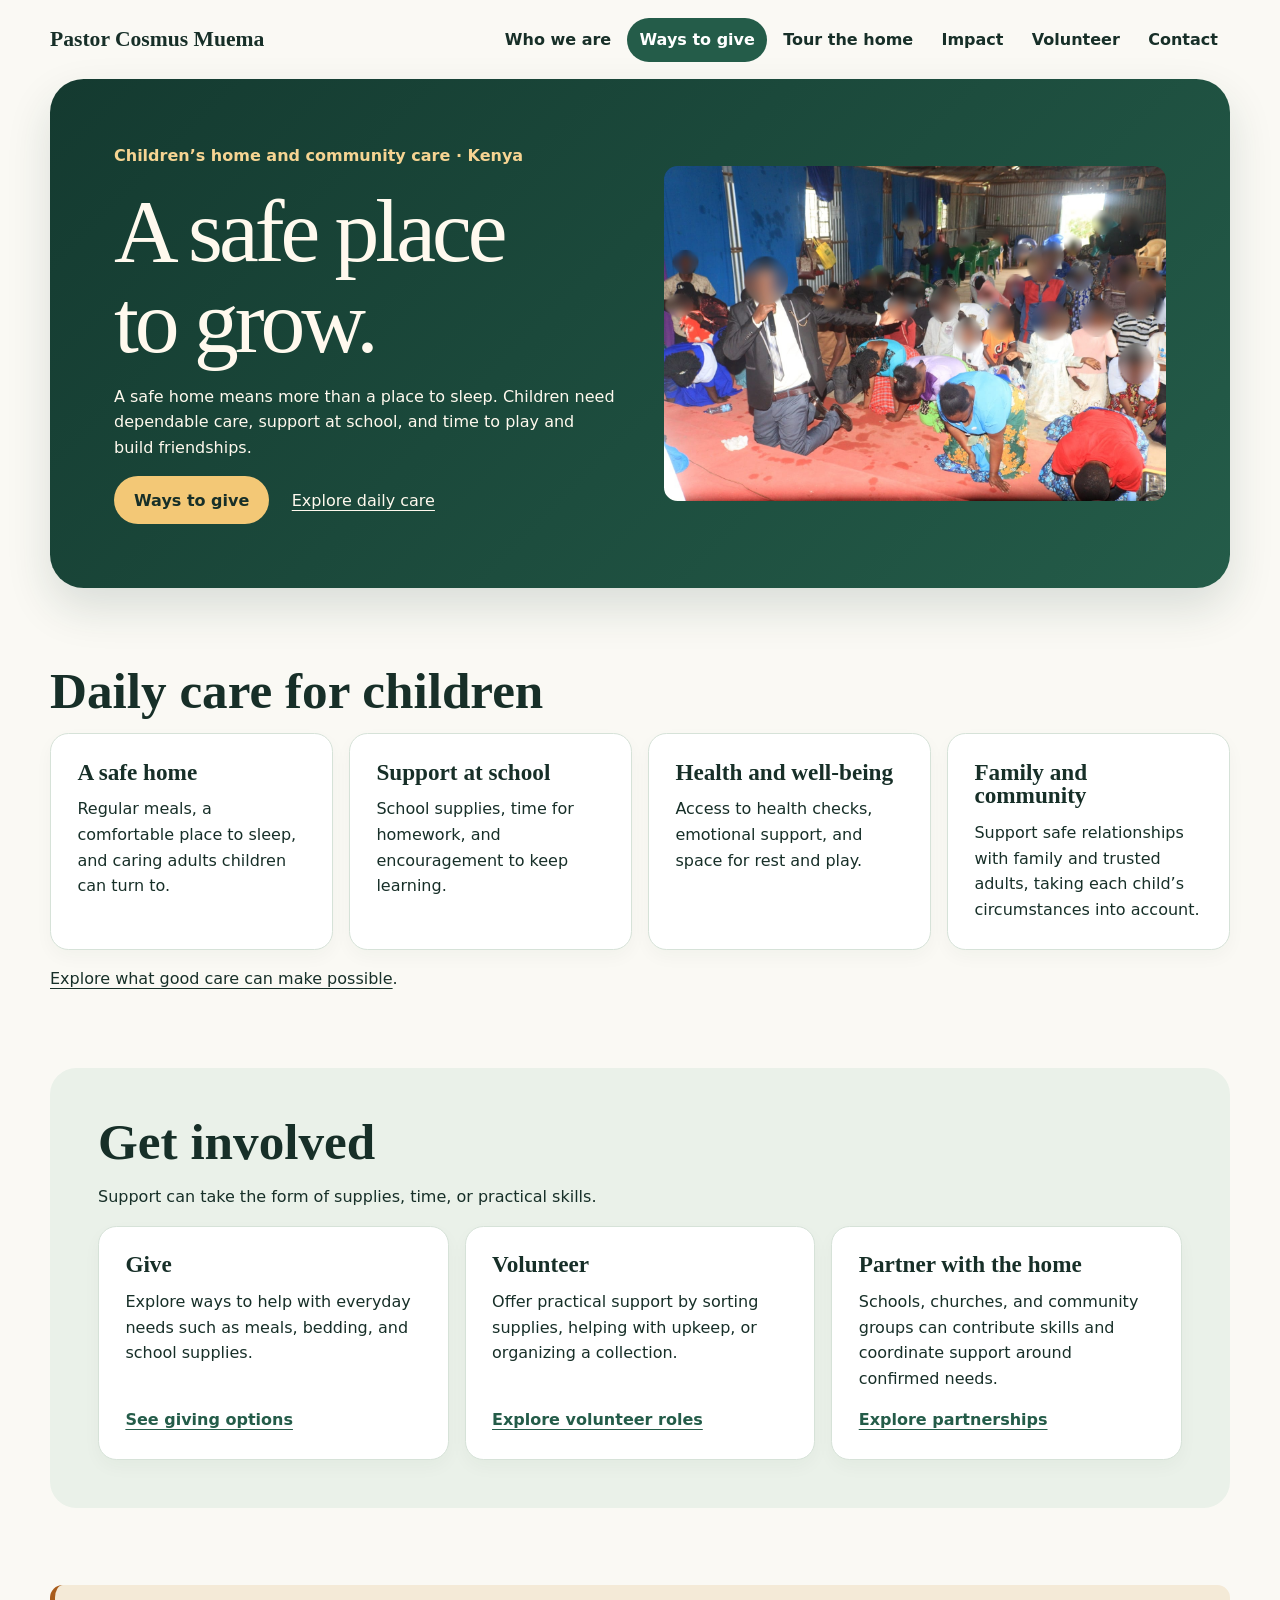
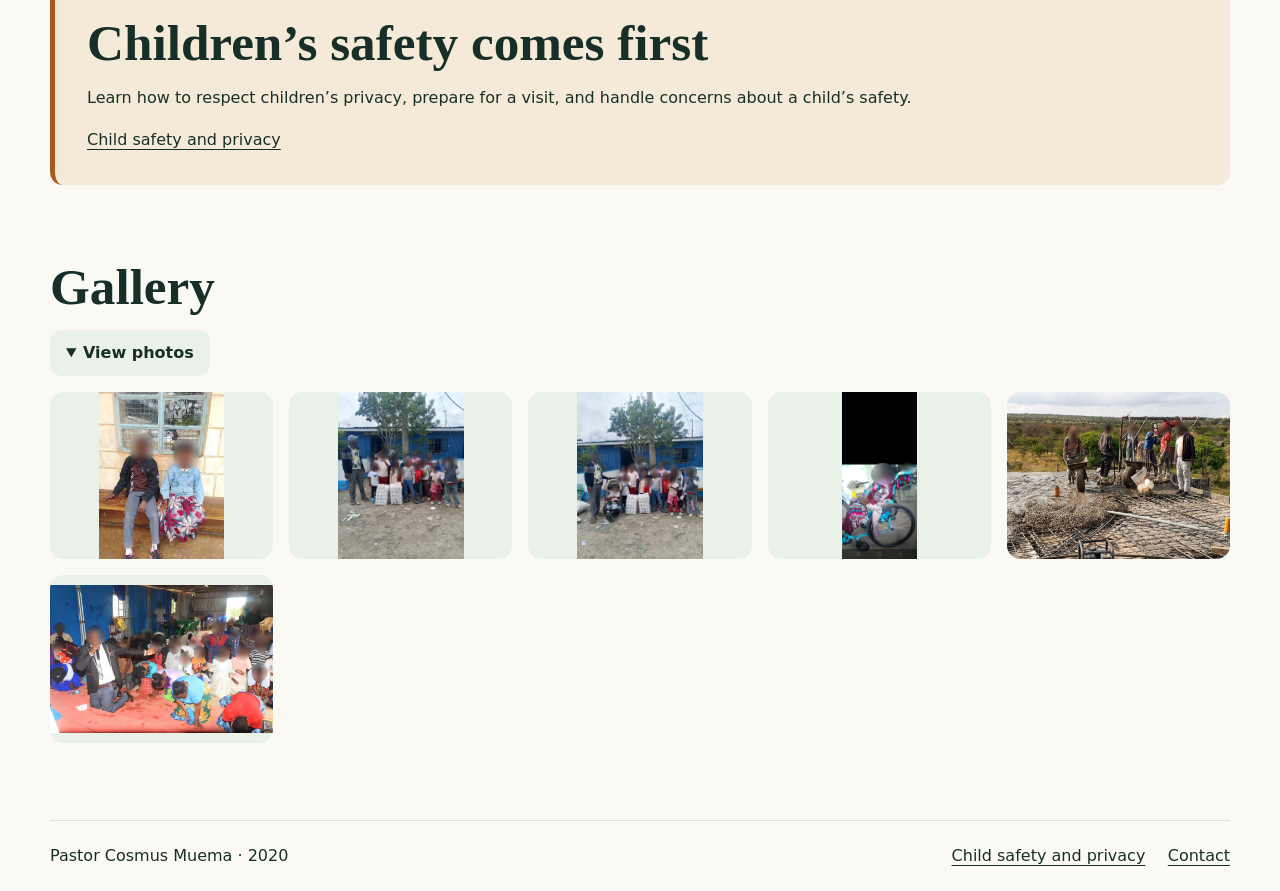
<file: index.html>
<!doctype html>
<html lang="en">
<head>
  <meta charset="utf-8">
  <meta name="viewport" content="width=device-width, initial-scale=1">
  <meta name="description" content="Explore what daily care can look like for children in Kenya and ways to support it.">
  <title>Pastor Cosmus Muema | Children's Home</title>
  <link rel="stylesheet" href="styles.css">
</head>
<body>
  <a class="skip-link" href="#main-content">Skip to content</a>
  <header class="wrap masthead">
    <a class="brand" href="index.html" aria-current="page">Pastor Cosmus Muema</a>
    <nav aria-label="Main navigation">
      <a href="about.html">Who we are</a>
      <a href="donate.html">Ways to give</a>
      <a href="tour.html">Tour the home</a>
      <a href="impact.html">Impact</a>
      <a href="volunteer.html">Volunteer</a>
      <a href="contact.html">Contact</a>
    </nav>
  </header>
  <main id="main-content" class="wrap" tabindex="-1">
    <section class="hero">
      <div class="intro">
        <p class="context">Children’s home and community care · Kenya</p>
        <h1>A safe place<br>to grow.</h1>
        <p>A safe home means more than a place to sleep. Children need dependable care, support at school, and time to play and build friendships.</p>
        <div class="hero-actions">
          <a class="button" href="donate.html">Ways to give</a>
          <a href="#care">Explore daily care</a>
        </div>
      </div>
      <img src="images/WhatsApp%20Image%202026-11-25%20at%2012.48.41%20PM.jpeg" width="1500" height="1000" fetchpriority="high" alt="Children and adults gathered indoors on colorful mats">
    </section>
    <section id="care">
      <h2>Daily care for children</h2>
      <div class="cards">
        <article><h3>A safe home</h3><p>Regular meals, a comfortable place to sleep, and caring adults children can turn to.</p></article>
        <article><h3>Support at school</h3><p>School supplies, time for homework, and encouragement to keep learning.</p></article>
        <article><h3>Health and well-being</h3><p>Access to health checks, emotional support, and space for rest and play.</p></article>
        <article><h3>Family and community</h3><p>Support safe relationships with family and trusted adults, taking each child’s circumstances into account.</p></article>
      </div>
      <p class="contact-note"><a href="impact.html">Explore what good care can make possible</a>.</p>
    </section>
    <section id="help" class="help">
      <h2>Get involved</h2>
      <p>Support can take the form of supplies, time, or practical skills.</p>
      <div class="cards">
        <article>
          <h3>Give</h3><p>Explore ways to help with everyday needs such as meals, bedding, and school supplies.</p>
          <a href="donate.html">See giving options</a>
        </article>
        <article>
          <h3>Volunteer</h3><p>Offer practical support by sorting supplies, helping with upkeep, or organizing a collection.</p>
          <a href="volunteer.html">Explore volunteer roles</a>
        </article>
        <article>
          <h3>Partner with the home</h3><p>Schools, churches, and community groups can contribute skills and coordinate support around confirmed needs.</p>
          <a href="partners.html">Explore partnerships</a>
        </article>
      </div>
    </section>
    <section class="care-note" aria-labelledby="safety-title">
      <h2 id="safety-title">Children’s safety comes first</h2>
      <p>Learn how to respect children’s privacy, prepare for a visit, and handle concerns about a child’s safety.</p>
      <a href="safeguarding.html">Child safety and privacy</a>
    </section>
    <section id="gallery">
      <h2>Gallery</h2>
      <details open>
        <summary>View photos</summary>
        <div class="gallery">
          <a href="images/WhatsApp%20Image%202026-11-25%20at%2012.48.36%20PM.jpeg" aria-label="View full-size photo: Two children sitting on a bench"><img src="images/WhatsApp%20Image%202026-11-25%20at%2012.48.36%20PM.jpeg" width="780" height="1040" loading="lazy" decoding="async" alt="Two children sitting on a bench"></a>
          <a href="images/WhatsApp%20Image%202026-11-25%20at%2012.48.38%20PM.jpeg" aria-label="View full-size photo: Children and adults standing outside a blue building"><img src="images/WhatsApp%20Image%202026-11-25%20at%2012.48.38%20PM.jpeg" width="1200" height="1600" loading="lazy" decoding="async" alt="Children and adults standing outside a blue building"></a>
          <a href="images/WhatsApp%20Image%202026-11-25%20at%2012.48.39%20PM.jpeg" aria-label="View full-size photo: A group gathered outside beside stacked supplies"><img src="images/WhatsApp%20Image%202026-11-25%20at%2012.48.39%20PM.jpeg" width="1200" height="1600" loading="lazy" decoding="async" alt="A group gathered outside beside stacked supplies"></a>
          <a href="images/WhatsApp%20Image%202026-11-25%20at%2012.48.40%20PM%20%281%29.jpeg" aria-label="View full-size photo: A person seated in a blue wheelchair"><img src="images/WhatsApp%20Image%202026-11-25%20at%2012.48.40%20PM%20%281%29.jpeg" width="720" height="1600" loading="lazy" decoding="async" alt="A person seated in a blue wheelchair"></a>
          <a href="images/WhatsApp%20Image%202026-11-25%20at%2012.48.40%20PM.jpeg" aria-label="View full-size photo: A group working at an outdoor construction site"><img src="images/WhatsApp%20Image%202026-11-25%20at%2012.48.40%20PM.jpeg" width="1600" height="1200" loading="lazy" decoding="async" alt="A group working at an outdoor construction site"></a>
          <a href="images/WhatsApp%20Image%202026-11-25%20at%2012.48.41%20PM.jpeg" aria-label="View full-size photo: Children and adults gathered indoors on colorful mats"><img src="images/WhatsApp%20Image%202026-11-25%20at%2012.48.41%20PM.jpeg" width="1500" height="1000" loading="lazy" decoding="async" alt="Children and adults gathered indoors on colorful mats"></a>
        </div>
      </details>
    </section>
  </main>
  <footer class="wrap site-footer">
    <span>Pastor Cosmus Muema · 2020</span>
    <a href="safeguarding.html">Child safety and privacy</a>
    <a href="contact.html">Contact</a>
  </footer>
  <script src="navigation.js" defer></script>
</body>
</html>
</file>
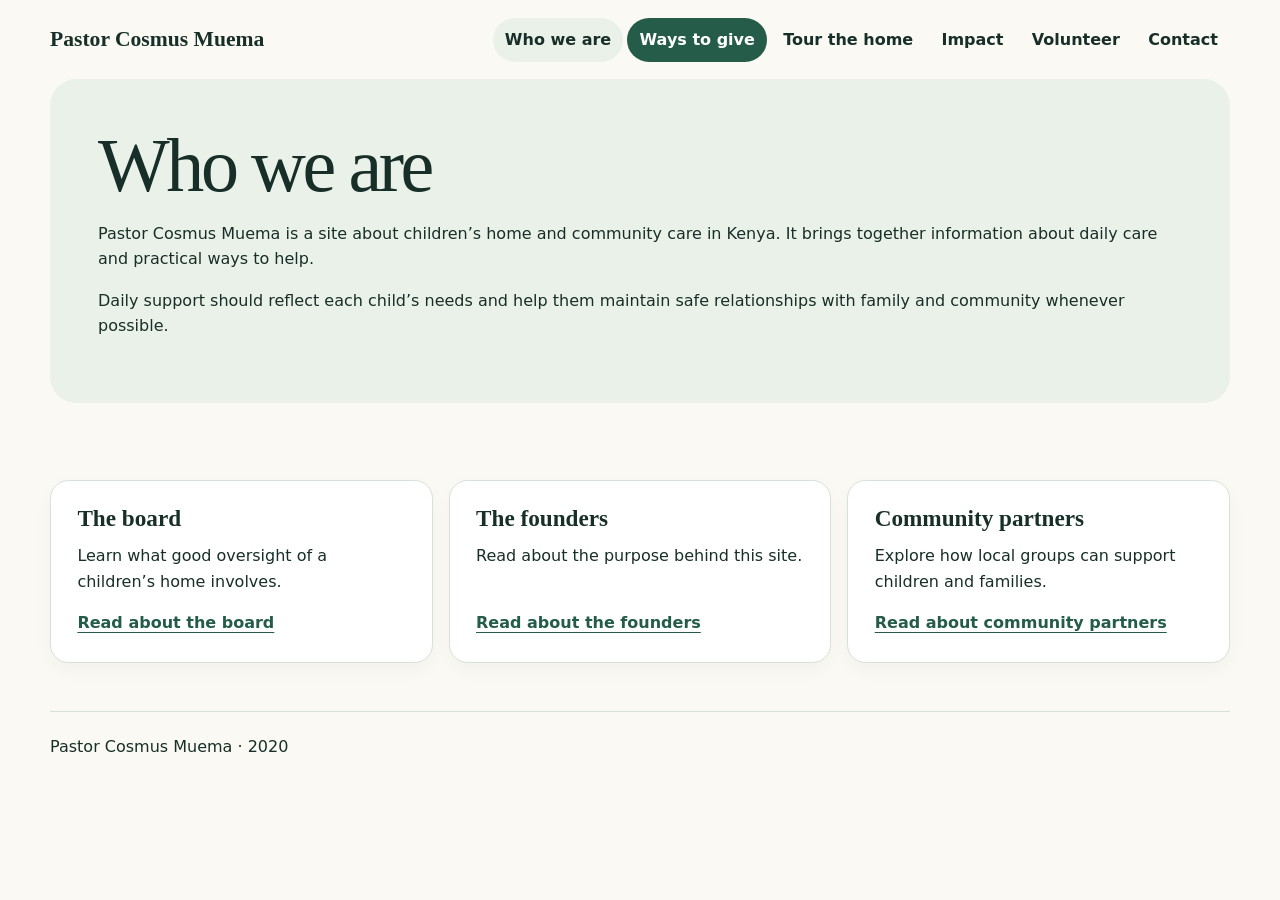
<file: about.html>
<!doctype html>
<html lang="en">
<head>
  <meta charset="utf-8">
  <meta name="viewport" content="width=device-width, initial-scale=1">
  <title>Who we are | Pastor Cosmus Muema</title>
  <link rel="stylesheet" href="styles.css">
</head>
<body>
  <a class="skip-link" href="#main-content">Skip to content</a>
  <header class="wrap masthead">
    <a class="brand" href="index.html">Pastor Cosmus Muema</a>
    <nav aria-label="Main navigation">
      <a href="about.html" aria-current="page">Who we are</a>
      <a href="donate.html">Ways to give</a>
      <a href="tour.html">Tour the home</a>
      <a href="impact.html">Impact</a>
      <a href="volunteer.html">Volunteer</a>
      <a href="contact.html">Contact</a>
    </nav>
  </header>
  <main id="main-content" class="wrap" tabindex="-1">
    <section class="help giving" aria-labelledby="page-title">
      <h1 id="page-title">Who we are</h1>
      <p>Pastor Cosmus Muema is a site about children’s home and community care in Kenya. It brings together information about daily care and practical ways to help.</p>
      <p>Daily support should reflect each child’s needs and help them maintain safe relationships with family and community whenever possible.</p>
    </section>
    <div class="cards page-cards">
      <article>
        <h2>The board</h2>
        <p>Learn what good oversight of a children’s home involves.</p>
        <a href="board.html">Read about the board</a>
      </article>
      <article>
        <h2>The founders</h2>
        <p>Read about the purpose behind this site.</p>
        <a href="founders.html">Read about the founders</a>
      </article>
      <article>
        <h2>Community partners</h2>
        <p>Explore how local groups can support children and families.</p>
        <a href="partners.html">Read about community partners</a>
      </article>
    </div>
  </main>
  <footer class="wrap">Pastor Cosmus Muema · 2020</footer>
  <script src="navigation.js" defer></script>
</body>
</html>
</file>
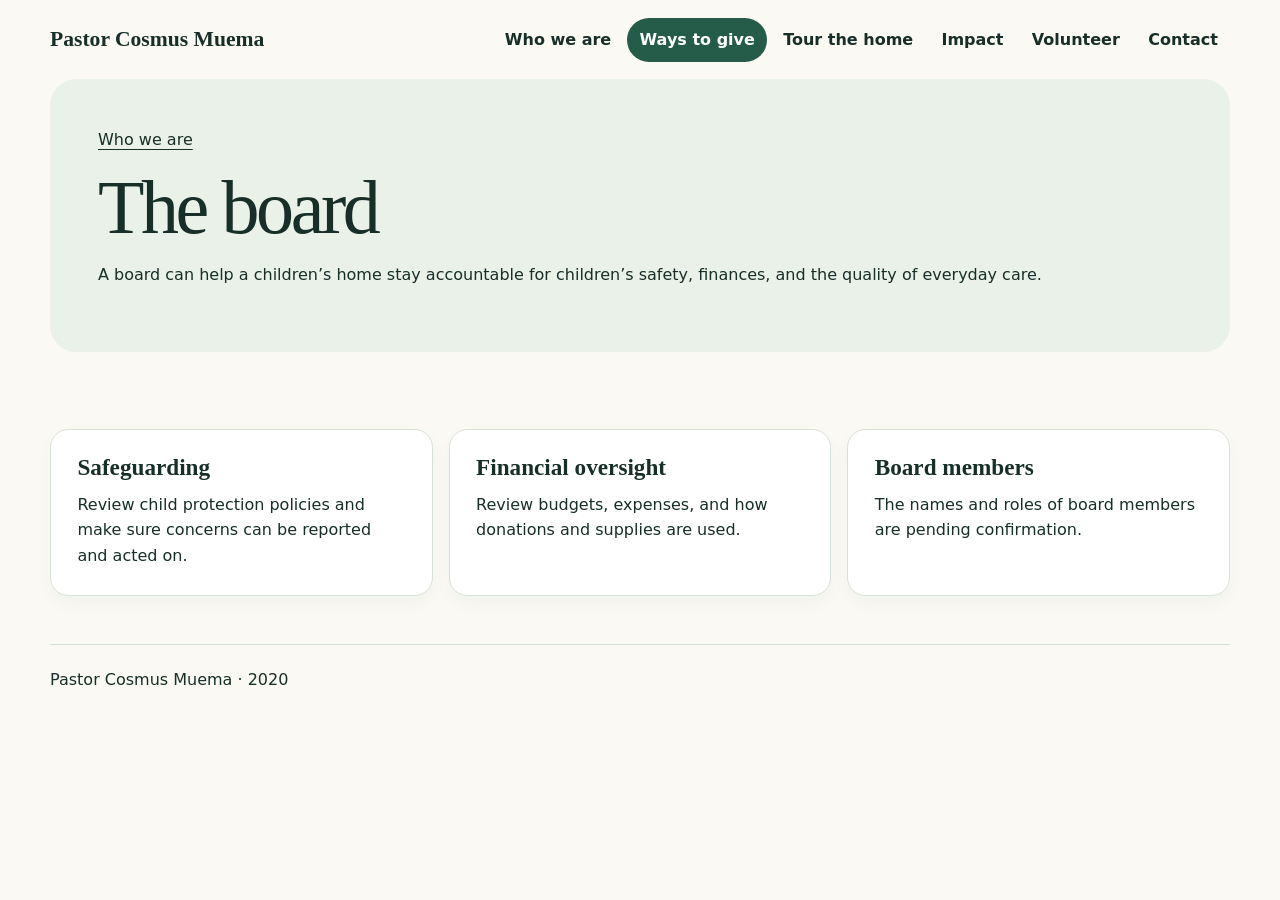
<file: board.html>
<!doctype html>
<html lang="en">
<head>
  <meta charset="utf-8">
  <meta name="viewport" content="width=device-width, initial-scale=1">
  <title>The board | Pastor Cosmus Muema</title>
  <link rel="stylesheet" href="styles.css">
</head>
<body>
  <a class="skip-link" href="#main-content">Skip to content</a>
  <header class="wrap masthead">
    <a class="brand" href="index.html">Pastor Cosmus Muema</a>
    <nav aria-label="Main navigation">
      <a href="about.html">Who we are</a>
      <a href="donate.html">Ways to give</a>
      <a href="tour.html">Tour the home</a>
      <a href="impact.html">Impact</a>
      <a href="volunteer.html">Volunteer</a>
      <a href="contact.html">Contact</a>
    </nav>
  </header>
  <main id="main-content" class="wrap" tabindex="-1">
    <section class="help giving" aria-labelledby="page-title">
      <p><a href="about.html">Who we are</a></p>
      <h1 id="page-title">The board</h1>
      <p>A board can help a children’s home stay accountable for children’s safety, finances, and the quality of everyday care.</p>
    </section>
    <div class="cards page-cards">
      <article>
        <h2>Safeguarding</h2>
        <p>Review child protection policies and make sure concerns can be reported and acted on.</p>
      </article>
      <article>
        <h2>Financial oversight</h2>
        <p>Review budgets, expenses, and how donations and supplies are used.</p>
      </article>
      <article>
        <h2>Board members</h2>
        <p>The names and roles of board members are pending confirmation.</p>
      </article>
    </div>
  </main>
  <footer class="wrap">Pastor Cosmus Muema · 2020</footer>
  <script src="navigation.js" defer></script>
</body>
</html>
</file>
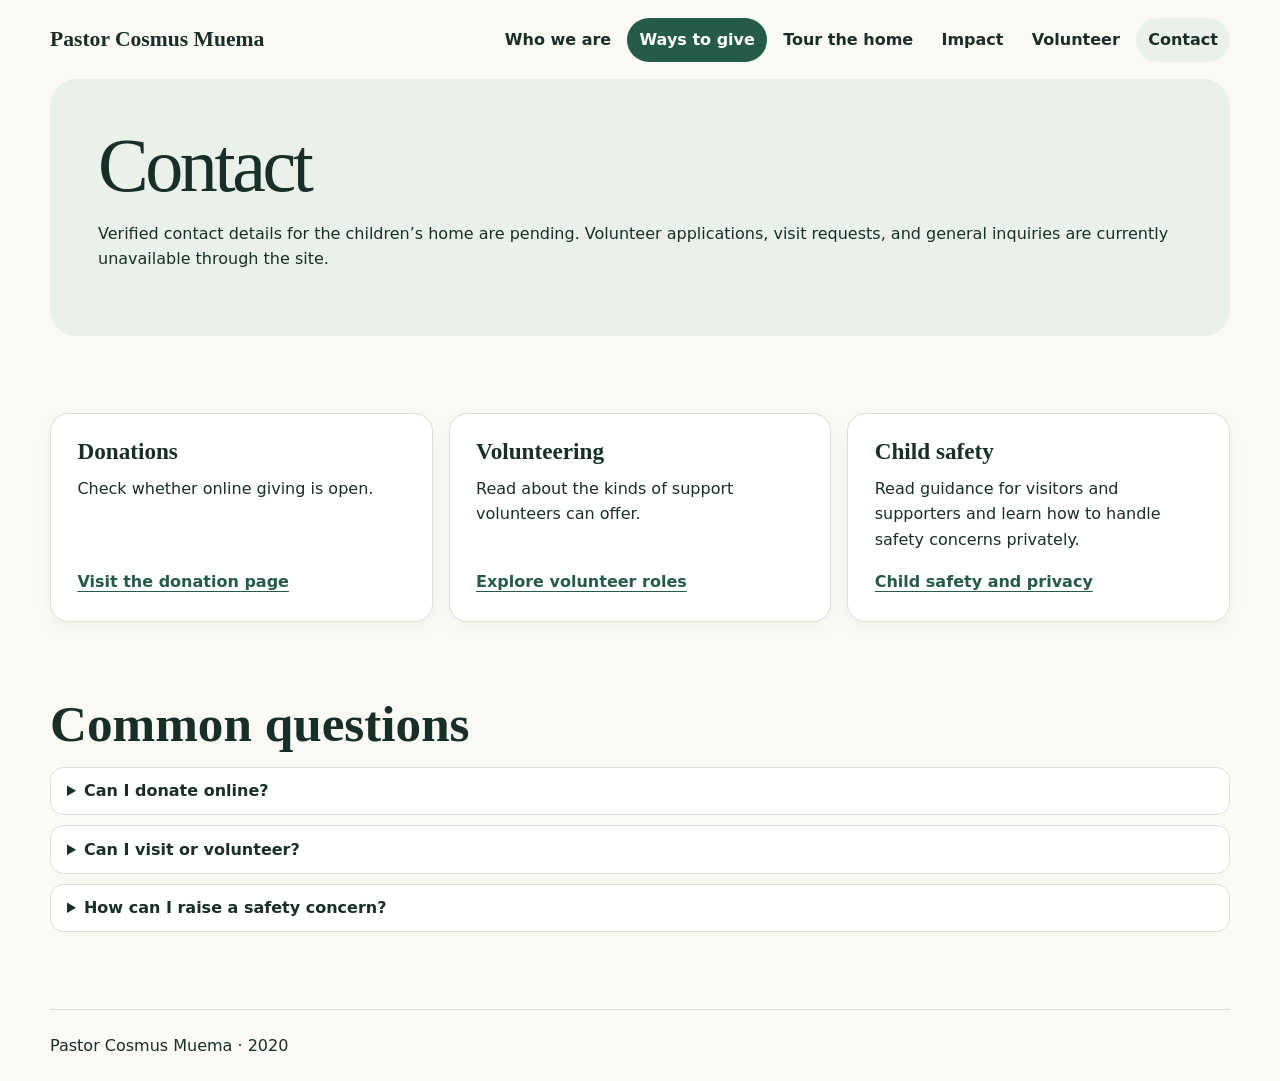
<file: contact.html>
<!doctype html>
<html lang="en">
<head>
  <meta charset="utf-8">
  <meta name="viewport" content="width=device-width, initial-scale=1">
  <title>Contact | Pastor Cosmus Muema</title>
  <link rel="stylesheet" href="styles.css">
</head>
<body>
  <a class="skip-link" href="#main-content">Skip to content</a>
  <header class="wrap masthead">
    <a class="brand" href="index.html">Pastor Cosmus Muema</a>
    <nav aria-label="Main navigation">
      <a href="about.html">Who we are</a>
      <a href="donate.html">Ways to give</a>
      <a href="tour.html">Tour the home</a>
      <a href="impact.html">Impact</a>
      <a href="volunteer.html">Volunteer</a>
      <a href="contact.html" aria-current="page">Contact</a>
    </nav>
  </header>
  <main id="main-content" class="wrap" tabindex="-1">
    <section class="help giving" aria-labelledby="page-title">
      <h1 id="page-title">Contact</h1>
      <p>Verified contact details for the children’s home are pending. Volunteer applications, visit requests, and general inquiries are currently unavailable through the site.</p>
    </section>
    <div class="cards page-cards">
      <article>
        <h2>Donations</h2>
        <p>Check whether online giving is open.</p>
        <a href="donate.html">Visit the donation page</a>
      </article>
      <article>
        <h2>Volunteering</h2>
        <p>Read about the kinds of support volunteers can offer.</p>
        <a href="volunteer.html">Explore volunteer roles</a>
      </article>
      <article>
        <h2>Child safety</h2>
        <p>Read guidance for visitors and supporters and learn how to handle safety concerns privately.</p>
        <a href="safeguarding.html">Child safety and privacy</a>
      </article>
    </div>
    <section aria-labelledby="questions-title">
      <h2 id="questions-title">Common questions</h2>
      <div class="faq">
        <details>
          <summary>Can I donate online?</summary>
          <p><a href="donate.html">Check the giving page</a> for checkout availability.</p>
        </details>
        <details>
          <summary>Can I visit or volunteer?</summary>
          <p>Visits should be arranged in advance once an official contact is available. <a href="volunteer.html">Explore volunteer roles</a> while applications are pending.</p>
        </details>
        <details>
          <summary>How can I raise a safety concern?</summary>
          <p>Use a verified, private child protection channel. The <a href="safeguarding.html">child safety page</a> explains what information to keep private.</p>
        </details>
      </div>
    </section>
  </main>
  <footer class="wrap">Pastor Cosmus Muema · 2020</footer>
  <script src="navigation.js" defer></script>
</body>
</html>
</file>
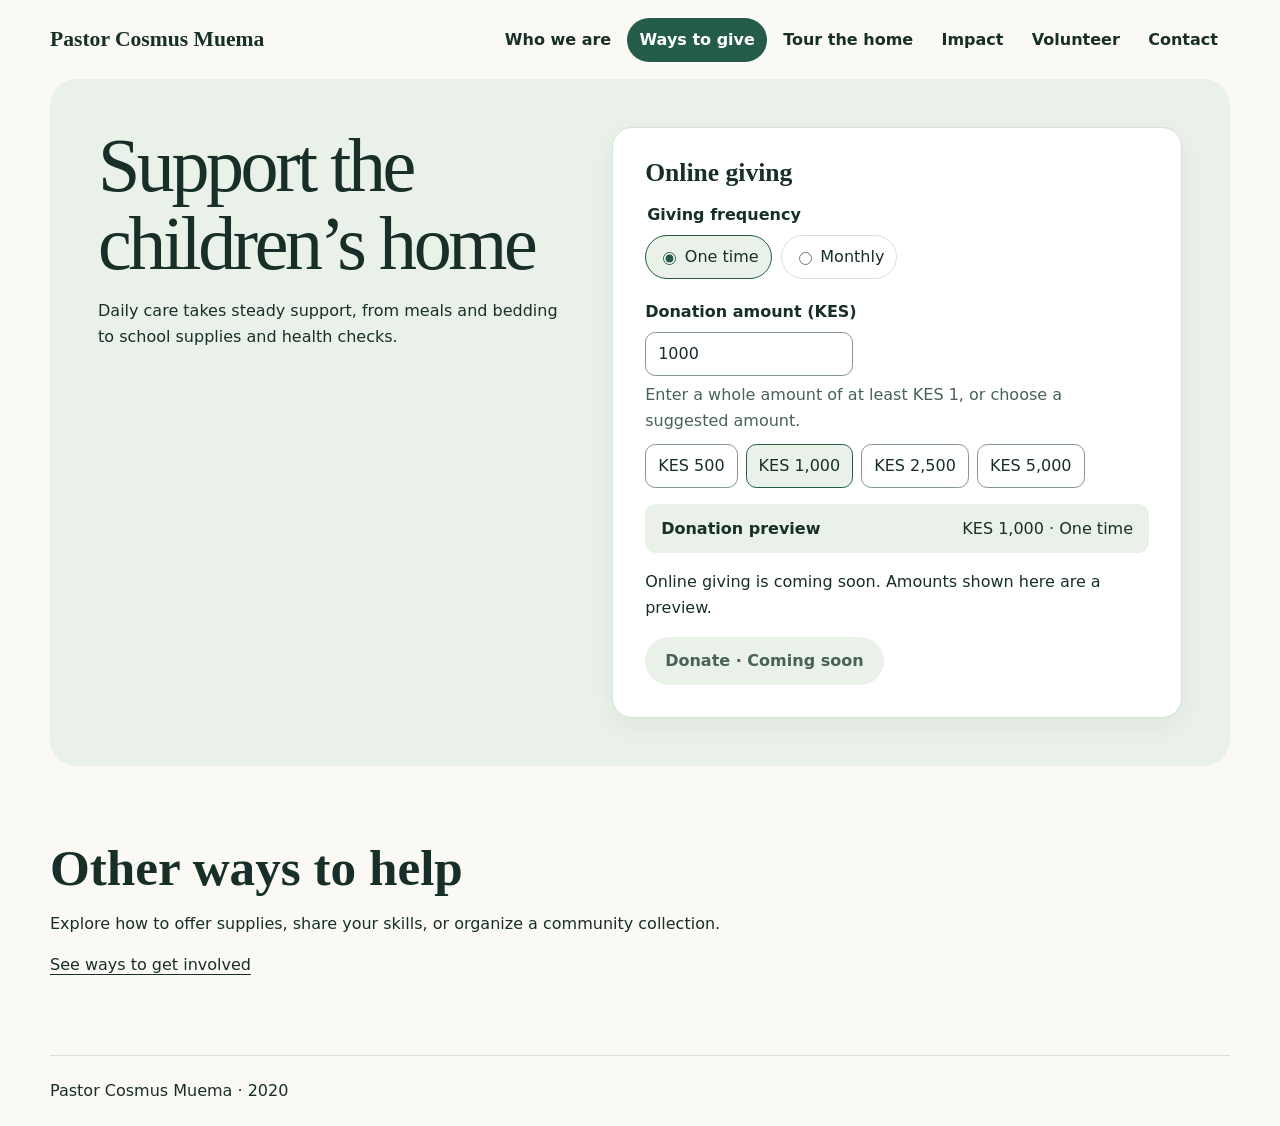
<file: donate.html>
<!doctype html>
<html lang="en">
<head>
  <meta charset="utf-8">
  <meta name="viewport" content="width=device-width, initial-scale=1">
  <meta name="description" content="Online giving information for Pastor Cosmus Muema.">
  <title>Donate | Pastor Cosmus Muema</title>
  <link rel="stylesheet" href="styles.css">
</head>
<body>
  <a class="skip-link" href="#main-content">Skip to content</a>
  <header class="wrap masthead">
    <a class="brand" href="index.html">Pastor Cosmus Muema</a>
    <nav aria-label="Main navigation">
      <a href="about.html">Who we are</a>
      <a href="donate.html" aria-current="page">Ways to give</a>
      <a href="tour.html">Tour the home</a>
      <a href="impact.html">Impact</a>
      <a href="volunteer.html">Volunteer</a>
      <a href="contact.html">Contact</a>
    </nav>
  </header>
  <main id="main-content" class="wrap" tabindex="-1">
    <section class="help giving donation-layout" aria-labelledby="giving-title">
      <div>
        <h1 id="giving-title">Support the children’s home</h1>
        <p>Daily care takes steady support, from meals and bedding to school supplies and health checks.</p>
      </div>
      <div class="giving-status">
        <h2>Online giving</h2>
        <div id="giving-preview" class="giving-preview">
          <fieldset>
            <legend>Giving frequency</legend>
            <label><input type="radio" name="frequency" value="once" checked> One time</label>
            <label><input type="radio" name="frequency" value="monthly"> Monthly</label>
          </fieldset>
          <label class="amount-label" for="amount">Donation amount (KES)</label>
          <input id="amount" type="number" inputmode="numeric" min="1" step="1" value="1000" required aria-describedby="amount-help amount-error">
          <p class="field-help" id="amount-help">Enter a whole amount of at least KES 1, or choose a suggested amount.</p>
          <p class="field-error" id="amount-error" role="status"></p>
          <div class="suggestions" role="group" aria-label="Suggested donation amounts">
            <button type="button" data-amount="500">KES 500</button>
            <button type="button" data-amount="1000">KES 1,000</button>
            <button type="button" data-amount="2500">KES 2,500</button>
            <button type="button" data-amount="5000">KES 5,000</button>
          </div>
          <p class="giving-summary"><strong>Donation preview</strong> <output for="amount" id="donation-summary" aria-live="polite">KES 1,000 · One time</output></p>
        </div>
        <p id="checkout-status">Online giving is coming soon. Amounts shown here are a preview.</p>
        <button class="button" id="checkout-unavailable" type="button" disabled>Donate · Coming soon</button>
        <a class="button" id="checkout-link" hidden>Continue to donation checkout</a>
      </div>
    </section>
    <section aria-labelledby="other-help">
      <h2 id="other-help">Other ways to help</h2>
      <p>Explore how to offer supplies, share your skills, or organize a community collection.</p>
      <a href="index.html#help">See ways to get involved</a>
    </section>
  </main>
  <footer class="wrap">Pastor Cosmus Muema · 2020</footer>
  <script src="donations.js" defer></script>
  <script src="navigation.js" defer></script>
</body>
</html>
</file>
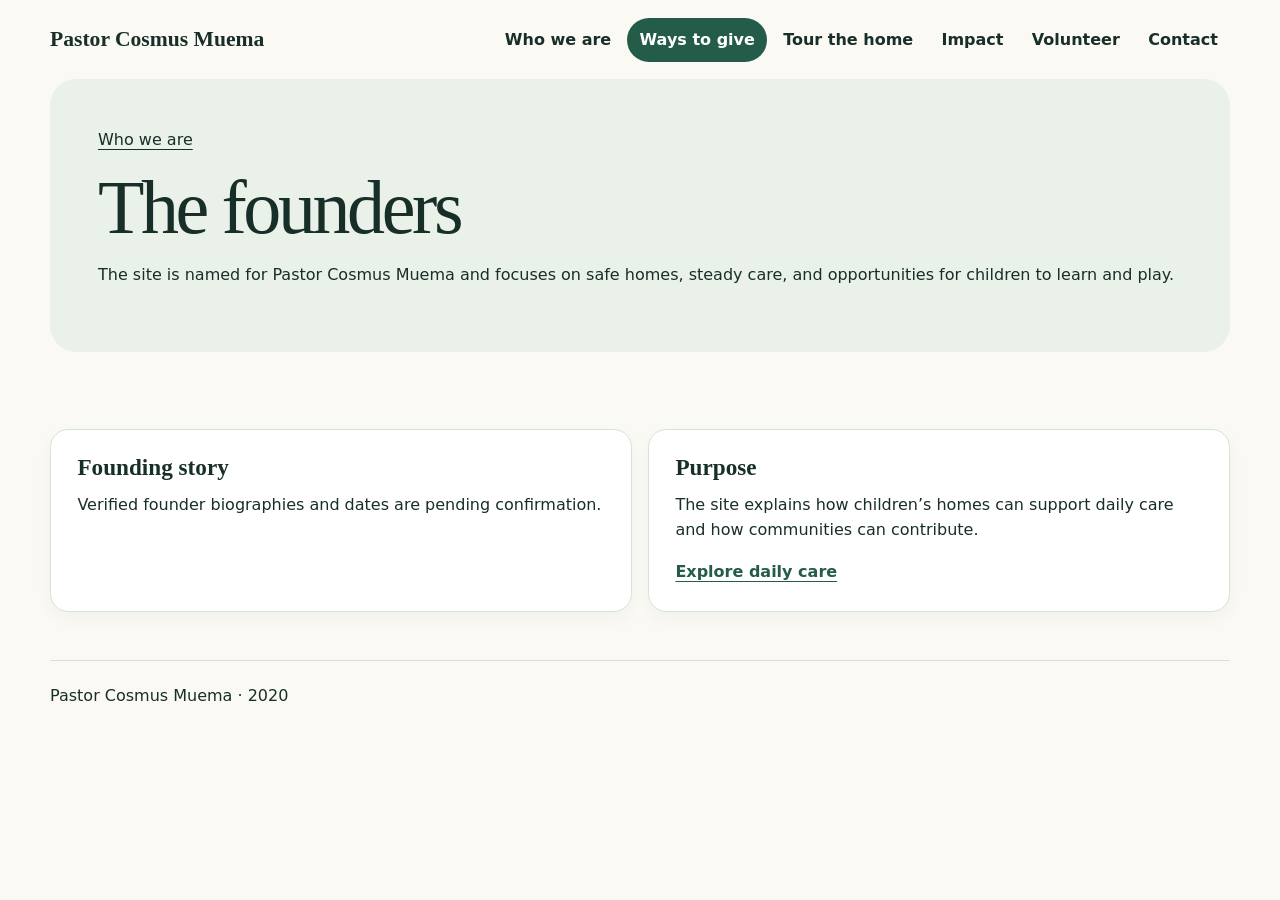
<file: founders.html>
<!doctype html>
<html lang="en">
<head>
  <meta charset="utf-8">
  <meta name="viewport" content="width=device-width, initial-scale=1">
  <title>The founders | Pastor Cosmus Muema</title>
  <link rel="stylesheet" href="styles.css">
</head>
<body>
  <a class="skip-link" href="#main-content">Skip to content</a>
  <header class="wrap masthead">
    <a class="brand" href="index.html">Pastor Cosmus Muema</a>
    <nav aria-label="Main navigation">
      <a href="about.html">Who we are</a>
      <a href="donate.html">Ways to give</a>
      <a href="tour.html">Tour the home</a>
      <a href="impact.html">Impact</a>
      <a href="volunteer.html">Volunteer</a>
      <a href="contact.html">Contact</a>
    </nav>
  </header>
  <main id="main-content" class="wrap" tabindex="-1">
    <section class="help giving" aria-labelledby="page-title">
      <p><a href="about.html">Who we are</a></p>
      <h1 id="page-title">The founders</h1>
      <p>The site is named for Pastor Cosmus Muema and focuses on safe homes, steady care, and opportunities for children to learn and play.</p>
    </section>
    <div class="cards page-cards">
      <article>
        <h2>Founding story</h2>
        <p>Verified founder biographies and dates are pending confirmation.</p>
      </article>
      <article>
        <h2>Purpose</h2>
        <p>The site explains how children’s homes can support daily care and how communities can contribute.</p>
        <a href="index.html#care">Explore daily care</a>
      </article>
    </div>
  </main>
  <footer class="wrap">Pastor Cosmus Muema · 2020</footer>
  <script src="navigation.js" defer></script>
</body>
</html>
</file>
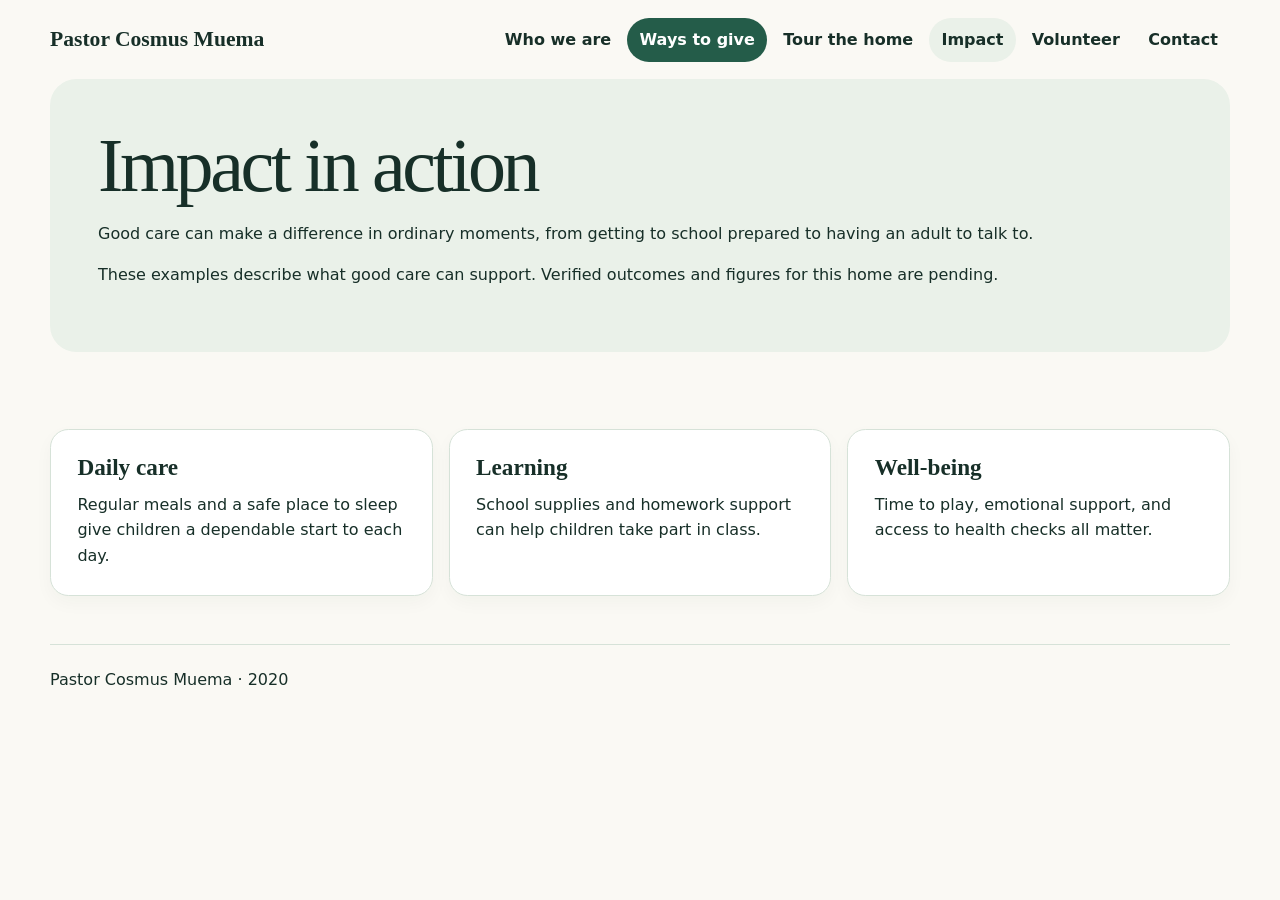
<file: impact.html>
<!doctype html>
<html lang="en">
<head>
  <meta charset="utf-8">
  <meta name="viewport" content="width=device-width, initial-scale=1">
  <title>Impact in action | Pastor Cosmus Muema</title>
  <link rel="stylesheet" href="styles.css">
</head>
<body>
  <a class="skip-link" href="#main-content">Skip to content</a>
  <header class="wrap masthead">
    <a class="brand" href="index.html">Pastor Cosmus Muema</a>
    <nav aria-label="Main navigation">
      <a href="about.html">Who we are</a>
      <a href="donate.html">Ways to give</a>
      <a href="tour.html">Tour the home</a>
      <a href="impact.html" aria-current="page">Impact</a>
      <a href="volunteer.html">Volunteer</a>
      <a href="contact.html">Contact</a>
    </nav>
  </header>
  <main id="main-content" class="wrap" tabindex="-1">
    <section class="help giving" aria-labelledby="page-title">
      <h1 id="page-title">Impact in action</h1>
      <p>Good care can make a difference in ordinary moments, from getting to school prepared to having an adult to talk to.</p>
      <p>These examples describe what good care can support. Verified outcomes and figures for this home are pending.</p>
    </section>
    <div class="cards page-cards">
      <article>
        <h2>Daily care</h2>
        <p>Regular meals and a safe place to sleep give children a dependable start to each day.</p>
      </article>
      <article>
        <h2>Learning</h2>
        <p>School supplies and homework support can help children take part in class.</p>
      </article>
      <article>
        <h2>Well-being</h2>
        <p>Time to play, emotional support, and access to health checks all matter.</p>
      </article>
    </div>
  </main>
  <footer class="wrap">Pastor Cosmus Muema · 2020</footer>
  <script src="navigation.js" defer></script>
</body>
</html>
</file>
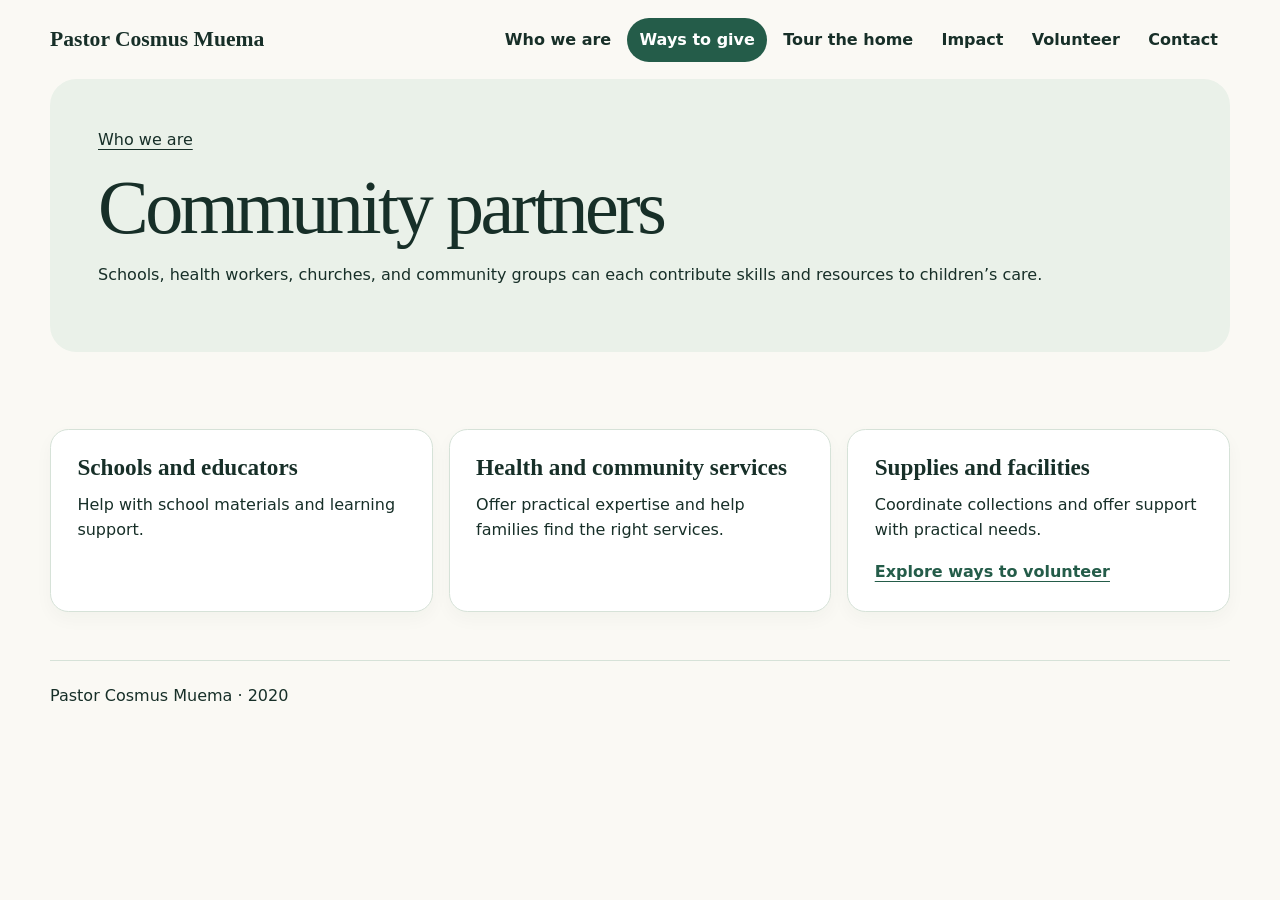
<file: partners.html>
<!doctype html>
<html lang="en">
<head>
  <meta charset="utf-8">
  <meta name="viewport" content="width=device-width, initial-scale=1">
  <title>Community partners | Pastor Cosmus Muema</title>
  <link rel="stylesheet" href="styles.css">
</head>
<body>
  <a class="skip-link" href="#main-content">Skip to content</a>
  <header class="wrap masthead">
    <a class="brand" href="index.html">Pastor Cosmus Muema</a>
    <nav aria-label="Main navigation">
      <a href="about.html">Who we are</a>
      <a href="donate.html">Ways to give</a>
      <a href="tour.html">Tour the home</a>
      <a href="impact.html">Impact</a>
      <a href="volunteer.html">Volunteer</a>
      <a href="contact.html">Contact</a>
    </nav>
  </header>
  <main id="main-content" class="wrap" tabindex="-1">
    <section class="help giving" aria-labelledby="page-title">
      <p><a href="about.html">Who we are</a></p>
      <h1 id="page-title">Community partners</h1>
      <p>Schools, health workers, churches, and community groups can each contribute skills and resources to children’s care.</p>
    </section>
    <div class="cards page-cards">
      <article>
        <h2>Schools and educators</h2>
        <p>Help with school materials and learning support.</p>
      </article>
      <article>
        <h2>Health and community services</h2>
        <p>Offer practical expertise and help families find the right services.</p>
      </article>
      <article>
        <h2>Supplies and facilities</h2>
        <p>Coordinate collections and offer support with practical needs.</p>
        <a href="volunteer.html">Explore ways to volunteer</a>
      </article>
    </div>
  </main>
  <footer class="wrap">Pastor Cosmus Muema · 2020</footer>
  <script src="navigation.js" defer></script>
</body>
</html>
</file>
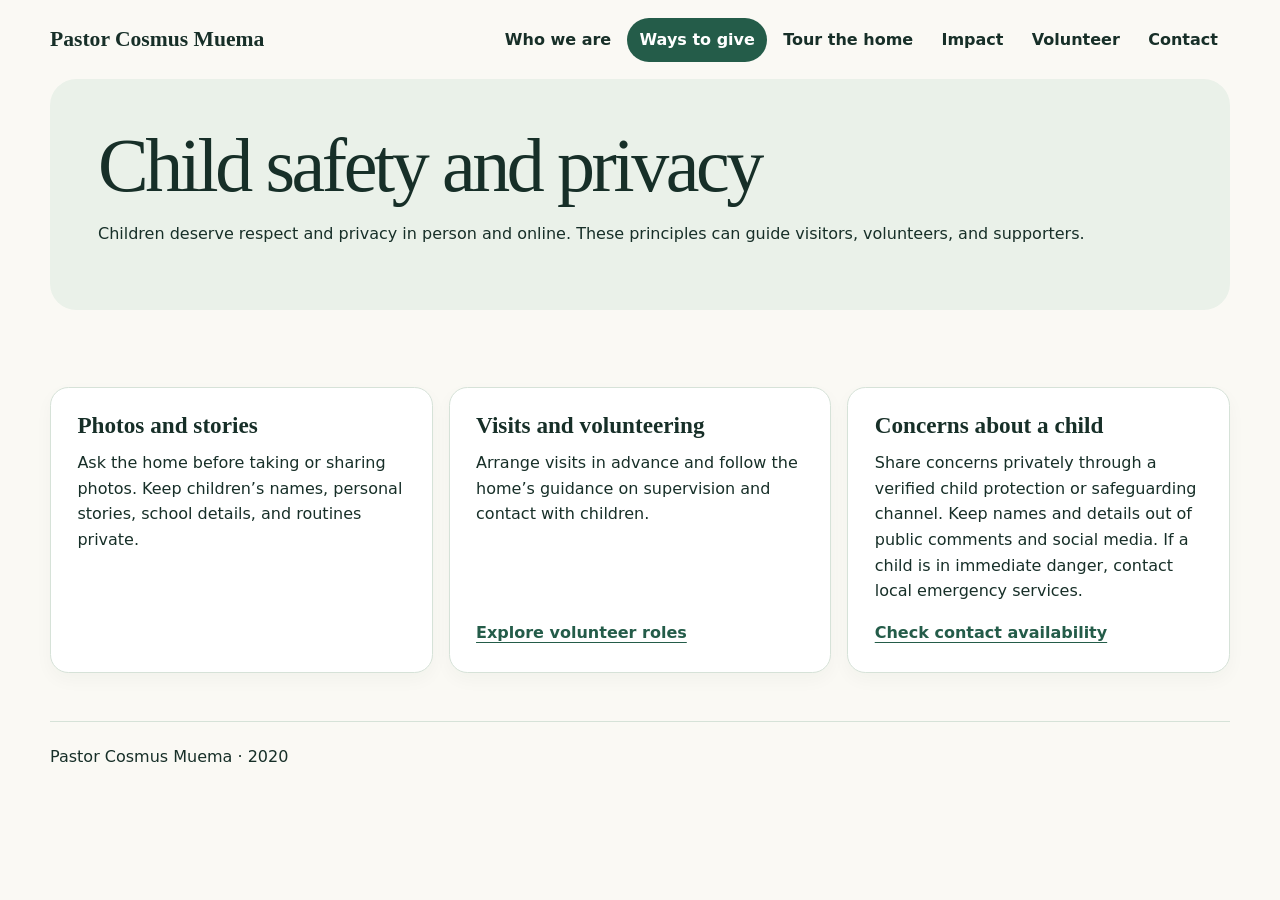
<file: safeguarding.html>
<!doctype html>
<html lang="en">
<head>
  <meta charset="utf-8">
  <meta name="viewport" content="width=device-width, initial-scale=1">
  <title>Child Safety and Privacy | Pastor Cosmus Muema</title>
  <link rel="stylesheet" href="styles.css">
</head>
<body>
  <a class="skip-link" href="#main-content">Skip to content</a>
  <header class="wrap masthead">
    <a class="brand" href="index.html">Pastor Cosmus Muema</a>
    <nav aria-label="Main navigation">
      <a href="about.html">Who we are</a>
      <a href="donate.html">Ways to give</a>
      <a href="tour.html">Tour the home</a>
      <a href="impact.html">Impact</a>
      <a href="volunteer.html">Volunteer</a>
      <a href="contact.html">Contact</a>
    </nav>
  </header>
  <main id="main-content" class="wrap" tabindex="-1">
    <section class="help giving" aria-labelledby="page-title">
      <h1 id="page-title">Child safety and privacy</h1>
      <p>Children deserve respect and privacy in person and online. These principles can guide visitors, volunteers, and supporters.</p>
    </section>
    <div class="cards page-cards">
      <article>
        <h2>Photos and stories</h2>
        <p>Ask the home before taking or sharing photos. Keep children’s names, personal stories, school details, and routines private.</p>
      </article>
      <article>
        <h2>Visits and volunteering</h2>
        <p>Arrange visits in advance and follow the home’s guidance on supervision and contact with children.</p>
        <a href="volunteer.html">Explore volunteer roles</a>
      </article>
      <article>
        <h2>Concerns about a child</h2>
        <p>Share concerns privately through a verified child protection or safeguarding channel. Keep names and details out of public comments and social media. If a child is in immediate danger, contact local emergency services.</p>
        <a href="contact.html">Check contact availability</a>
      </article>
    </div>
  </main>
  <footer class="wrap">Pastor Cosmus Muema · 2020</footer>
  <script src="navigation.js" defer></script>
</body>
</html>
</file>
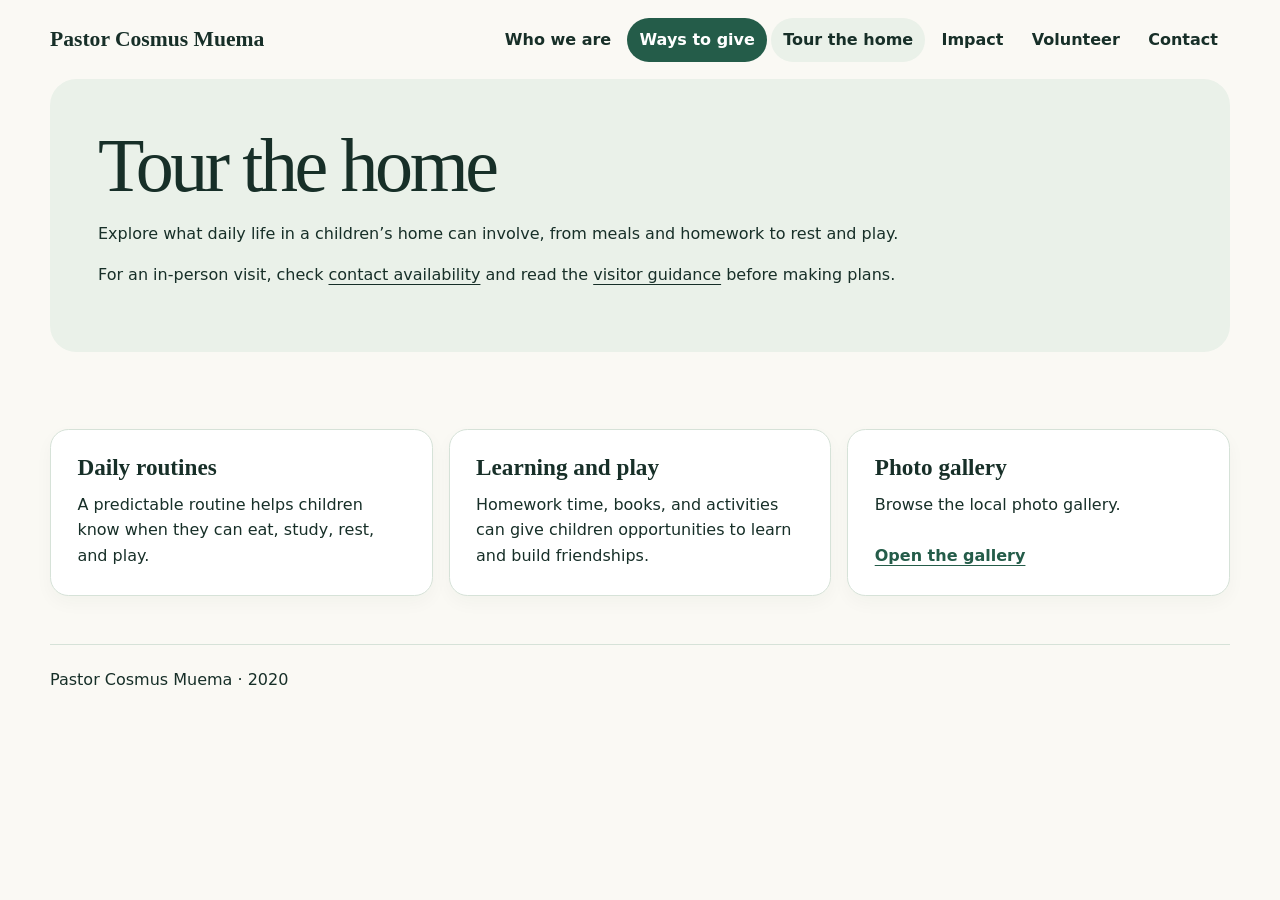
<file: tour.html>
<!doctype html>
<html lang="en">
<head>
  <meta charset="utf-8">
  <meta name="viewport" content="width=device-width, initial-scale=1">
  <title>Tour the home | Pastor Cosmus Muema</title>
  <link rel="stylesheet" href="styles.css">
</head>
<body>
  <a class="skip-link" href="#main-content">Skip to content</a>
  <header class="wrap masthead">
    <a class="brand" href="index.html">Pastor Cosmus Muema</a>
    <nav aria-label="Main navigation">
      <a href="about.html">Who we are</a>
      <a href="donate.html">Ways to give</a>
      <a href="tour.html" aria-current="page">Tour the home</a>
      <a href="impact.html">Impact</a>
      <a href="volunteer.html">Volunteer</a>
      <a href="contact.html">Contact</a>
    </nav>
  </header>
  <main id="main-content" class="wrap" tabindex="-1">
    <section class="help giving" aria-labelledby="page-title">
      <h1 id="page-title">Tour the home</h1>
      <p>Explore what daily life in a children’s home can involve, from meals and homework to rest and play.</p>
      <p>For an in-person visit, check <a href="contact.html">contact availability</a> and read the <a href="safeguarding.html">visitor guidance</a> before making plans.</p>
    </section>
    <div class="cards page-cards">
      <article>
        <h2>Daily routines</h2>
        <p>A predictable routine helps children know when they can eat, study, rest, and play.</p>
      </article>
      <article>
        <h2>Learning and play</h2>
        <p>Homework time, books, and activities can give children opportunities to learn and build friendships.</p>
      </article>
      <article>
        <h2>Photo gallery</h2>
        <p>Browse the local photo gallery.</p>
        <a href="index.html#gallery">Open the gallery</a>
      </article>
    </div>
  </main>
  <footer class="wrap">Pastor Cosmus Muema · 2020</footer>
  <script src="navigation.js" defer></script>
</body>
</html>
</file>
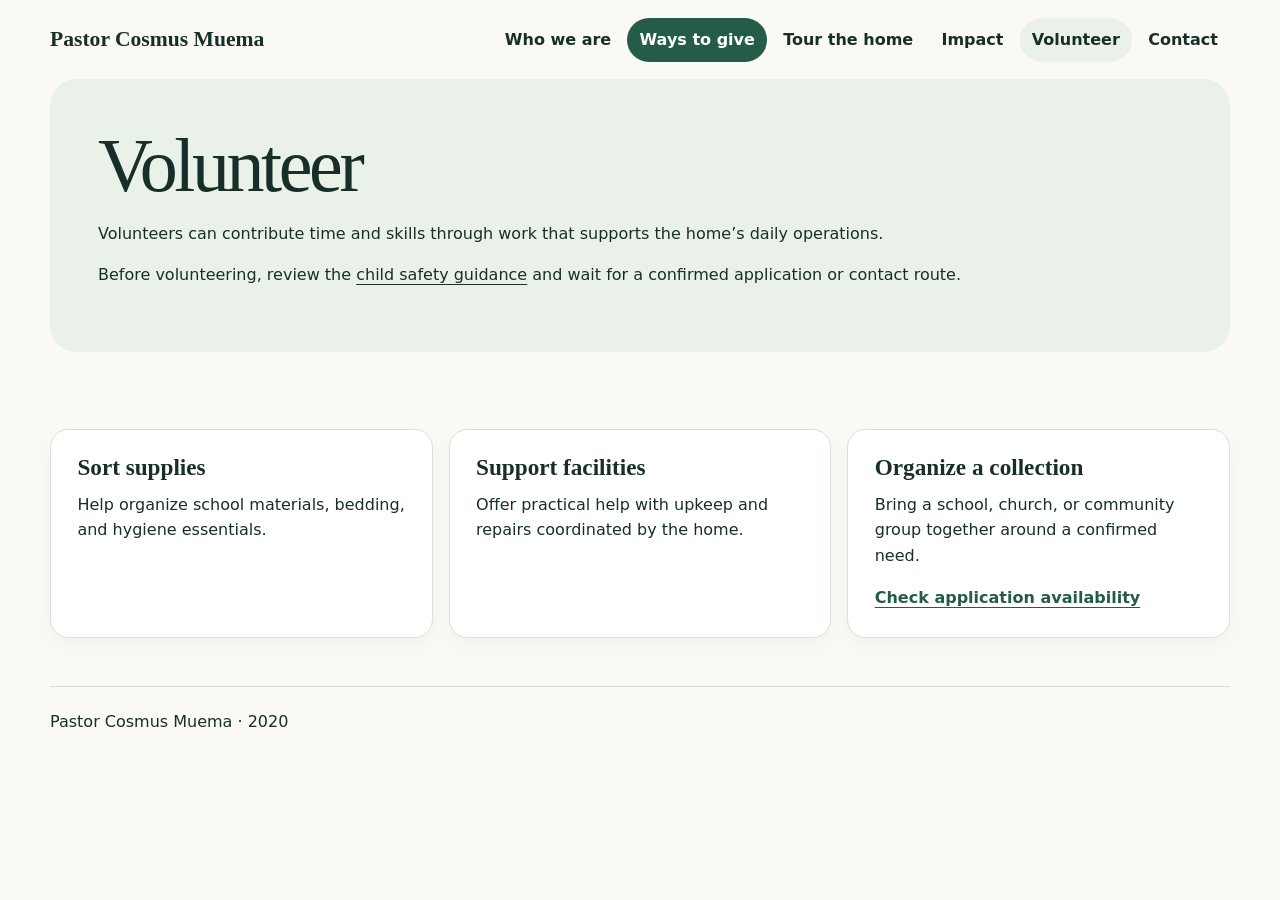
<file: volunteer.html>
<!doctype html>
<html lang="en">
<head>
  <meta charset="utf-8">
  <meta name="viewport" content="width=device-width, initial-scale=1">
  <title>Volunteer | Pastor Cosmus Muema</title>
  <link rel="stylesheet" href="styles.css">
</head>
<body>
  <a class="skip-link" href="#main-content">Skip to content</a>
  <header class="wrap masthead">
    <a class="brand" href="index.html">Pastor Cosmus Muema</a>
    <nav aria-label="Main navigation">
      <a href="about.html">Who we are</a>
      <a href="donate.html">Ways to give</a>
      <a href="tour.html">Tour the home</a>
      <a href="impact.html">Impact</a>
      <a href="volunteer.html" aria-current="page">Volunteer</a>
      <a href="contact.html">Contact</a>
    </nav>
  </header>
  <main id="main-content" class="wrap" tabindex="-1">
    <section class="help giving" aria-labelledby="page-title">
      <h1 id="page-title">Volunteer</h1>
      <p>Volunteers can contribute time and skills through work that supports the home’s daily operations.</p>
      <p>Before volunteering, review the <a href="safeguarding.html">child safety guidance</a> and wait for a confirmed application or contact route.</p>
    </section>
    <div class="cards page-cards">
      <article>
        <h2>Sort supplies</h2>
        <p>Help organize school materials, bedding, and hygiene essentials.</p>
      </article>
      <article>
        <h2>Support facilities</h2>
        <p>Offer practical help with upkeep and repairs coordinated by the home.</p>
      </article>
      <article>
        <h2>Organize a collection</h2>
        <p>Bring a school, church, or community group together around a confirmed need.</p>
        <a href="contact.html">Check application availability</a>
      </article>
    </div>
  </main>
  <footer class="wrap">Pastor Cosmus Muema · 2020</footer>
  <script src="navigation.js" defer></script>
</body>
</html>
</file>
<file: styles.css>
:root {
  color-scheme: light;
  font-family: system-ui, sans-serif;
  --ink: #172f28;
  --green: #245c49;
  --surface: #fff;
  --mist: #eaf1e9;
  --line: #d6e2d8;
  --honey: #f3c876;
  color: var(--ink);
  background: #faf9f4;
  line-height: 1.6;
}

* { box-sizing: border-box; }
body { margin: 0; }
[hidden] { display: none !important; }
.wrap { width: min(1180px, calc(100% - 2rem)); margin-inline: auto; }
a { color: inherit; text-underline-offset: .22em; }
a:hover { text-decoration-thickness: .15em; }
:focus-visible { outline: 3px solid #a85c1b; outline-offset: 4px; }
.skip-link { position: absolute; top: .5rem; left: .5rem; z-index: 2; padding: .65rem 1rem; background: var(--surface); transform: translateY(-160%); }
.skip-link:focus { transform: none; }
.masthead, nav { display: flex; flex-wrap: wrap; align-items: center; gap: .75rem 1.4rem; }
.masthead { justify-content: space-between; padding-block: 1.1rem; }
.brand { font: bold 1.35rem Georgia, serif; text-decoration: none; }
nav { gap: .25rem; }
nav a {
  display: inline-flex;
  align-items: center;
  min-height: 44px;
  padding: .45rem .76rem;
  border-radius: 100px;
  text-decoration: none;
  font-weight: 600;
}
nav a:hover, nav a[aria-current="page"] { background: var(--mist); }
nav a[href="donate.html"] { background: var(--green); color: #fff; }
nav a[href="donate.html"]:hover { background: #183f32; }
.menu-button { min-height: 44px; padding: .45rem .85rem; border: 1px solid #83978a; border-radius: 100px; background: var(--surface); color: var(--ink); font: inherit; font-weight: 700; cursor: pointer; }
section { margin-block: clamp(2.5rem, 6vw, 5rem); }
.hero {
  display: grid;
  grid-template-columns: 1fr 1fr;
  align-items: center;
  gap: clamp(1.3rem, 4vw, 3rem);
  background: linear-gradient(135deg, #143a30, #245c49);
  color: #fff9ee;
  padding: clamp(1.4rem, 5vw, 4rem);
  border-radius: clamp(1.25rem, 3vw, 2.1rem);
  box-shadow: 0 20px 45px #17382f24;
  margin-top: 0;
}
p { margin: 0 0 1rem; }
.context { color: #f6d492; font-weight: 650; }
h1, h2, h3 { font-family: Georgia, serif; line-height: 1.02; }
h1, h2, h3, article { overflow-wrap: anywhere; }
h1 { margin: 0 0 1rem; font-size: clamp(3rem, 7vw, 6rem); font-weight: 500; letter-spacing: -.045em; }
h2 { margin: 0 0 1rem; font-size: clamp(2rem, 4vw, 3.2rem); }
h3 { margin: 0 0 .75rem; font-size: 1.45rem; }
img { display: block; width: 100%; height: auto; border-radius: .85rem; }
.hero img { height: auto; }
.button {
  display: inline-flex;
  min-height: 46px;
  align-items: center;
  justify-content: center;
  background: var(--honey);
  color: var(--ink);
  border-radius: 100px;
  padding: .7rem 1.25rem;
  font-weight: 700;
  text-decoration: none;
}
.button[href]:hover { background: #ffdc99; }
.button[hidden] { display: none; }
.hero-actions, .site-footer { display: flex; flex-wrap: wrap; align-items: center; gap: .85rem 1.4rem; }
.site-footer span { margin-right: auto; }
.cards, .gallery { display: grid; grid-template-columns: repeat(auto-fit, minmax(min(100%, 220px), 1fr)); gap: 1rem; }
.cards article {
  display: flex;
  flex-direction: column;
  align-items: start;
  padding: clamp(1.15rem, 2.5vw, 1.65rem);
  border: 1px solid var(--line);
  border-radius: 1.15rem;
  background: var(--surface);
  box-shadow: 0 7px 18px #172f2809;
}
.cards article p:last-child { margin-bottom: 0; }
.help { border-radius: 1.65rem; padding: clamp(1.25rem, 4vw, 3rem); background: var(--mist); }
.cards article a { margin-top: auto; font-weight: 700; color: var(--green); }
.care-note { background: #f4ead7; border-left: .35rem solid #a85c1b; border-radius: .8rem; padding: clamp(1.25rem, 3vw, 2rem); }
.contact-note { margin: 1rem 0 0; }
.giving { margin-top: 0; }
.giving h1 { font-size: clamp(2.6rem, 6vw, 4.75rem); }
.page-cards { margin-bottom: 3rem; }
.page-cards h2 { font-size: 1.45rem; margin-bottom: .75rem; }
.giving-status { background: var(--surface); border: 1px solid var(--line); border-radius: 1.25rem; padding: clamp(1rem, 4vw, 2rem); margin-top: 1.5rem; box-shadow: 0 8px 24px #172f280d; }
.donation-layout { display: grid; grid-template-columns: .9fr 1.1fr; align-items: start; gap: clamp(1rem, 4vw, 3rem); }
.donation-layout .giving-status { margin-top: 0; }
.giving-status h2 { font-size: 1.6rem; }
.giving-preview { margin-block: 1rem; }
.giving-preview fieldset { padding: 0; margin: 0 0 1rem; border: 0; }
.giving-preview legend, .amount-label { display: block; font-weight: 700; margin-bottom: .45rem; }
.giving-preview fieldset label {
  display: inline-flex;
  align-items: center;
  min-height: 44px;
  gap: .35rem;
  padding: .4rem .75rem;
  margin: 0 .25rem .25rem 0;
  border: 1px solid var(--line);
  border-radius: 100px;
  cursor: pointer;
}
.giving-preview fieldset label:has(:checked) { border-color: var(--green); background: var(--mist); }
.giving-preview input[type="radio"] { accent-color: var(--green); }
.giving-preview input[type="number"], .suggestions button {
  font: inherit;
  color: inherit;
  background: var(--surface);
  border: 1px solid #83978a;
  border-radius: .65rem;
  padding: .5rem .75rem;
  min-height: 44px;
}
.giving-preview input[type="number"] { width: min(100%, 13rem); }
.giving-preview input[aria-invalid="true"] { border: 2px solid #a52826; }
.field-help, .field-error { margin: .4rem 0; }
.field-help { color: #486257; }
.field-error { color: #a52826; font-weight: 650; }
.field-error:empty { margin: 0; }
.giving-summary { display: flex; flex-wrap: wrap; justify-content: space-between; gap: .3rem 1rem; padding: .75rem 1rem; margin: 1rem 0 0; background: var(--mist); border-radius: .65rem; }
.suggestions { display: flex; flex-wrap: wrap; gap: .5rem; margin-top: .65rem; }
.suggestions button { cursor: pointer; }
.suggestions button:hover, .suggestions button[aria-pressed="true"] { background: var(--mist); border-color: var(--green); }
.giving-status button:disabled { font: inherit; font-weight: 700; border: 0; background: var(--mist); color: #486257; }
summary { cursor: pointer; width: fit-content; padding: .65rem 1rem; font-weight: 700; background: var(--mist); border-radius: .75rem; }
.gallery { margin-top: 1rem; }
.gallery a { display: block; border-radius: .85rem; }
.gallery img { aspect-ratio: 4 / 3; object-fit: contain; background: var(--mist); }
.faq { display: grid; gap: .65rem; }
.faq details { border: 1px solid var(--line); border-radius: .85rem; background: var(--surface); }
.faq summary { width: auto; background: transparent; min-height: 44px; }
.faq details p { margin: 0; padding: .15rem 1rem 1rem; }
footer { padding-block: 1.4rem; border-top: 1px solid var(--line); }

@media (max-width: 880px) {
  .masthead nav { flex-basis: 100%; padding: .45rem; border: 1px solid var(--line); border-radius: 1rem; background: var(--surface); }
  .hero { padding: clamp(1rem, 3.5vw, 2.5rem); }
  .hero h1 { font-size: clamp(2.45rem, 7.5vw, 4.5rem); }
}

@media (max-width: 680px) {
  .hero, .donation-layout { grid-template-columns: 1fr; }
  .hero-actions .button { width: 100%; }
  .masthead { gap: .75rem; }
  .masthead nav { display: grid; grid-template-columns: repeat(2, minmax(0, 1fr)); }
  .masthead nav a { border-radius: .7rem; }
  .suggestions { display: grid; grid-template-columns: repeat(2, minmax(0, 1fr)); }
  .giving-preview input[type="number"], .giving-status .button { width: 100%; }
  .gallery { grid-template-columns: repeat(2, minmax(0, 1fr)); gap: .65rem; }
}

@media (max-width: 380px) {
  .masthead .brand { font-size: 1.13rem; }
  .wrap { width: calc(100% - 1.25rem); }
}
</file>
